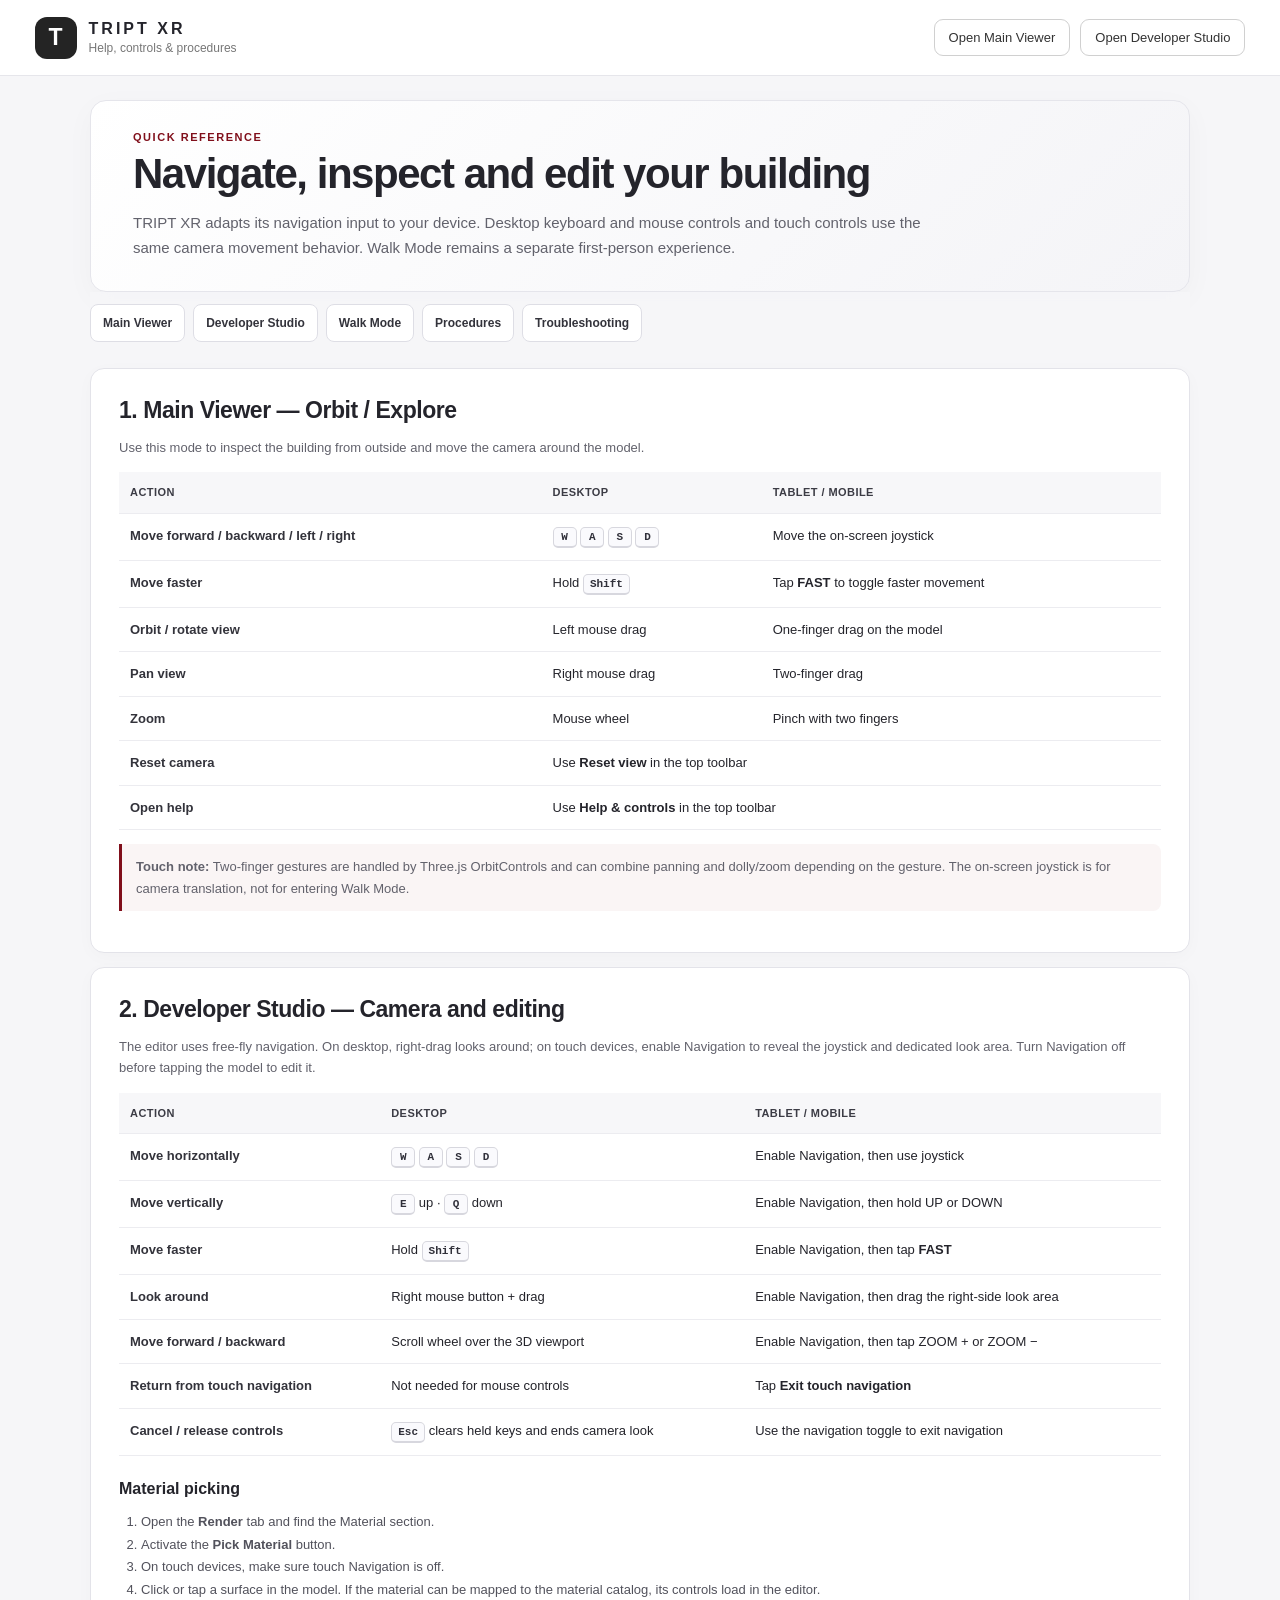
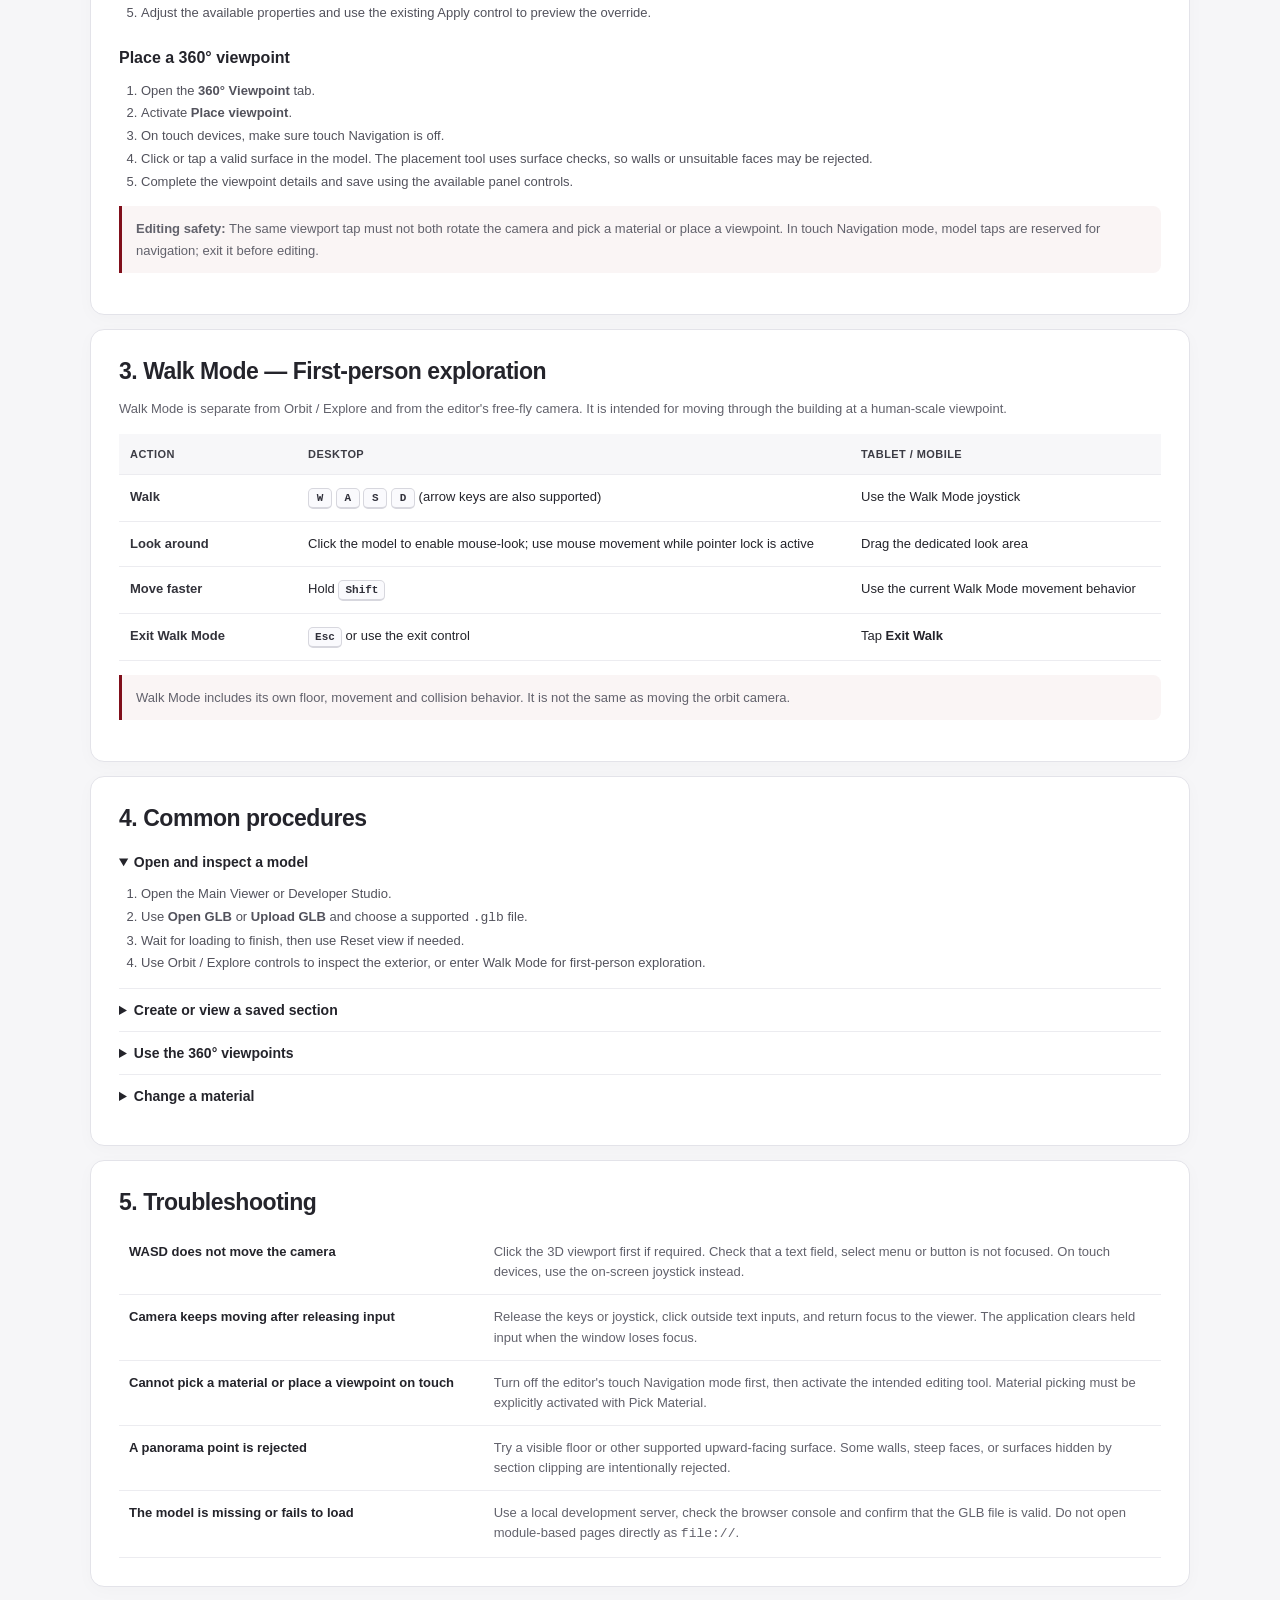
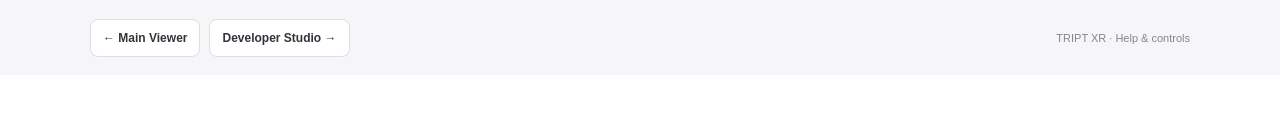
<file: help.html>
<!doctype html>
<html lang="en">
<head>
  <meta charset="utf-8">
  <meta name="viewport" content="width=device-width, initial-scale=1">
  <title>TRIPT XR — Help & Controls</title>
  <link rel="stylesheet" href="./css/styles.css">
  <link rel="stylesheet" href="./css/help.css">
</head>
<body class="help-page">
  <header class="topbar help-topbar">
    <div class="brand"><div class="brand-mark">T</div><div><div class="brand-name">TRIPT XR</div><div class="brand-subtitle">Help, controls & procedures</div></div></div>
    <div class="top-actions"><a class="help-link" href="./index.html">Open Main Viewer</a><a class="help-link" href="./editor.html">Open Developer Studio</a></div>
  </header>
  <main class="help-main">
    <section class="help-hero">
      <p class="help-eyebrow">QUICK REFERENCE</p>
      <h1>Navigate, inspect and edit your building</h1>
      <p>TRIPT XR adapts its navigation input to your device. Desktop keyboard and mouse controls and touch controls use the same camera movement behavior. Walk Mode remains a separate first-person experience.</p>
    </section>

    <nav class="help-jump" aria-label="Help sections">
      <a href="#main-viewer">Main Viewer</a><a href="#developer-studio">Developer Studio</a><a href="#walk-mode">Walk Mode</a><a href="#procedures">Procedures</a><a href="#troubleshooting">Troubleshooting</a>
    </nav>

    <section id="main-viewer" class="help-card">
      <h2>1. Main Viewer — Orbit / Explore</h2>
      <p>Use this mode to inspect the building from outside and move the camera around the model.</p>
      <div class="table-scroll"><table><thead><tr><th>Action</th><th>Desktop</th><th>Tablet / Mobile</th></tr></thead><tbody>
        <tr><td>Move forward / backward / left / right</td><td><kbd>W</kbd> <kbd>A</kbd> <kbd>S</kbd> <kbd>D</kbd></td><td>Move the on-screen joystick</td></tr>
        <tr><td>Move faster</td><td>Hold <kbd>Shift</kbd></td><td>Tap <strong>FAST</strong> to toggle faster movement</td></tr>
        <tr><td>Orbit / rotate view</td><td>Left mouse drag</td><td>One-finger drag on the model</td></tr>
        <tr><td>Pan view</td><td>Right mouse drag</td><td>Two-finger drag</td></tr>
        <tr><td>Zoom</td><td>Mouse wheel</td><td>Pinch with two fingers</td></tr>
        <tr><td>Reset camera</td><td colspan="2">Use <strong>Reset view</strong> in the top toolbar</td></tr>
        <tr><td>Open help</td><td colspan="2">Use <strong>Help &amp; controls</strong> in the top toolbar</td></tr>
      </tbody></table></div>
      <p class="help-note"><strong>Touch note:</strong> Two-finger gestures are handled by Three.js OrbitControls and can combine panning and dolly/zoom depending on the gesture. The on-screen joystick is for camera translation, not for entering Walk Mode.</p>
    </section>

    <section id="developer-studio" class="help-card">
      <h2>2. Developer Studio — Camera and editing</h2>
      <p>The editor uses free-fly navigation. On desktop, right-drag looks around; on touch devices, enable Navigation to reveal the joystick and dedicated look area. Turn Navigation off before tapping the model to edit it.</p>
      <div class="table-scroll"><table><thead><tr><th>Action</th><th>Desktop</th><th>Tablet / Mobile</th></tr></thead><tbody>
        <tr><td>Move horizontally</td><td><kbd>W</kbd> <kbd>A</kbd> <kbd>S</kbd> <kbd>D</kbd></td><td>Enable Navigation, then use joystick</td></tr>
        <tr><td>Move vertically</td><td><kbd>E</kbd> up · <kbd>Q</kbd> down</td><td>Enable Navigation, then hold UP or DOWN</td></tr>
        <tr><td>Move faster</td><td>Hold <kbd>Shift</kbd></td><td>Enable Navigation, then tap <strong>FAST</strong></td></tr>
        <tr><td>Look around</td><td>Right mouse button + drag</td><td>Enable Navigation, then drag the right-side look area</td></tr>
        <tr><td>Move forward / backward</td><td>Scroll wheel over the 3D viewport</td><td>Enable Navigation, then tap ZOOM + or ZOOM −</td></tr>
        <tr><td>Return from touch navigation</td><td>Not needed for mouse controls</td><td>Tap <strong>Exit touch navigation</strong></td></tr>
        <tr><td>Cancel / release controls</td><td><kbd>Esc</kbd> clears held keys and ends camera look</td><td>Use the navigation toggle to exit navigation</td></tr>
      </tbody></table></div>
      <h3>Material picking</h3>
      <ol><li>Open the <strong>Render</strong> tab and find the Material section.</li><li>Activate the <strong>Pick Material</strong> button.</li><li>On touch devices, make sure touch Navigation is off.</li><li>Click or tap a surface in the model. If the material can be mapped to the material catalog, its controls load in the editor.</li><li>Adjust the available properties and use the existing Apply control to preview the override.</li></ol>
      <h3>Place a 360° viewpoint</h3>
      <ol><li>Open the <strong>360° Viewpoint</strong> tab.</li><li>Activate <strong>Place viewpoint</strong>.</li><li>On touch devices, make sure touch Navigation is off.</li><li>Click or tap a valid surface in the model. The placement tool uses surface checks, so walls or unsuitable faces may be rejected.</li><li>Complete the viewpoint details and save using the available panel controls.</li></ol>
      <p class="help-note"><strong>Editing safety:</strong> The same viewport tap must not both rotate the camera and pick a material or place a viewpoint. In touch Navigation mode, model taps are reserved for navigation; exit it before editing.</p>
    </section>

    <section id="walk-mode" class="help-card">
      <h2>3. Walk Mode — First-person exploration</h2>
      <p>Walk Mode is separate from Orbit / Explore and from the editor's free-fly camera. It is intended for moving through the building at a human-scale viewpoint.</p>
      <div class="table-scroll"><table><thead><tr><th>Action</th><th>Desktop</th><th>Tablet / Mobile</th></tr></thead><tbody>
        <tr><td>Walk</td><td><kbd>W</kbd> <kbd>A</kbd> <kbd>S</kbd> <kbd>D</kbd> (arrow keys are also supported)</td><td>Use the Walk Mode joystick</td></tr>
        <tr><td>Look around</td><td>Click the model to enable mouse-look; use mouse movement while pointer lock is active</td><td>Drag the dedicated look area</td></tr>
        <tr><td>Move faster</td><td>Hold <kbd>Shift</kbd></td><td>Use the current Walk Mode movement behavior</td></tr>
        <tr><td>Exit Walk Mode</td><td><kbd>Esc</kbd> or use the exit control</td><td>Tap <strong>Exit Walk</strong></td></tr>
      </tbody></table></div>
      <p class="help-note">Walk Mode includes its own floor, movement and collision behavior. It is not the same as moving the orbit camera.</p>
    </section>

    <section id="procedures" class="help-card">
      <h2>4. Common procedures</h2>
      <details open><summary>Open and inspect a model</summary><ol><li>Open the Main Viewer or Developer Studio.</li><li>Use <strong>Open GLB</strong> or <strong>Upload GLB</strong> and choose a supported <code>.glb</code> file.</li><li>Wait for loading to finish, then use Reset view if needed.</li><li>Use Orbit / Explore controls to inspect the exterior, or enter Walk Mode for first-person exploration.</li></ol></details>
      <details><summary>Create or view a saved section</summary><ol><li>In Developer Studio, open Section Tool.</li><li>Choose a cut axis and visible side, then adjust the cut position.</li><li>Preview the section and save it with a descriptive name. Exposed cut surfaces are filled black for architectural section readability.</li><li>In the Main Viewer, use the Section selector to load a saved section or Clear section to remove both clipping and the black cut fill.</li></ol></details>
      <details><summary>Use the 360° viewpoints</summary><ol><li>In Developer Studio, open 360° Viewpoint and place viewpoints on valid model surfaces.</li><li>Save the viewpoint data using the available controls.</li><li>In the Main Viewer, open 360° Views and select a viewpoint to enter the panorama.</li><li>Use the panorama viewer's on-screen back control to return to the model.</li></ol></details>
      <details><summary>Change a material</summary><ol><li>Open Developer Studio and load a model.</li><li>Open Render and activate Pick Material.</li><li>Select a surface in the viewport.</li><li>Change supported material settings, then apply the override.</li><li>Use the existing reset option to remove the selected override if required.</li></ol></details>
    </section>

    <section id="troubleshooting" class="help-card">
      <h2>5. Troubleshooting</h2>
      <dl class="troubleshooting-list">
        <dt>WASD does not move the camera</dt><dd>Click the 3D viewport first if required. Check that a text field, select menu or button is not focused. On touch devices, use the on-screen joystick instead.</dd>
        <dt>Camera keeps moving after releasing input</dt><dd>Release the keys or joystick, click outside text inputs, and return focus to the viewer. The application clears held input when the window loses focus.</dd>
        <dt>Cannot pick a material or place a viewpoint on touch</dt><dd>Turn off the editor's touch Navigation mode first, then activate the intended editing tool. Material picking must be explicitly activated with Pick Material.</dd>
        <dt>A panorama point is rejected</dt><dd>Try a visible floor or other supported upward-facing surface. Some walls, steep faces, or surfaces hidden by section clipping are intentionally rejected.</dd>
        <dt>The model is missing or fails to load</dt><dd>Use a local development server, check the browser console and confirm that the GLB file is valid. Do not open module-based pages directly as <code>file://</code>.</dd>
      </dl>
    </section>
    <footer class="help-footer"><a href="./index.html">← Main Viewer</a><a href="./editor.html">Developer Studio →</a><span>TRIPT XR · Help &amp; controls</span></footer>
  </main>
</body>
</html>
</file>
<file: css/styles.css>
* { box-sizing: border-box; }
:root {
  color-scheme: light;
  font-family: Inter, "Segoe UI", Arial, sans-serif;
  color: #242424;
  background: #fff;
}
html, body { width: 100%; min-height: 100%; margin: 0; }
body { min-height: 100vh; background: #fff; }
.topbar {
  min-height: 76px; padding: 12px 2.7%; display: flex; align-items: center;
  justify-content: space-between; gap: 20px; background: #fff;
}
.brand { display: flex; align-items: center; gap: 12px; }
.brand-mark {
  width: 42px; height: 42px; display: grid; place-items: center;
  border-radius: 12px; color: white; background: #242424; font-weight: 800; font-size: 23px;
}
.brand-name { font-size: 16px; letter-spacing: 3px; font-weight: 800; }
.brand-subtitle { margin-top: 3px; color: #777; font-size: 12px; }
.top-actions { display: flex; align-items: center; gap: 10px; }
button, .file-button {
  border: 1px solid #d0d0d0; border-radius: 9px; background: #fff; color: #222;
  padding: 10px 14px; font: inherit; font-size: 14px; cursor: pointer;
}
button:hover, .file-button:hover { background: #f5f5f5; }
#model-file { display: none; }
.page { padding: 0 2.7% 14px; }
.viewer-shell { border: 1px solid #d8d8d8; border-radius: 9px; overflow: hidden; background: #fff; box-shadow: 0 5px 20px #00000008; }
.viewer { width: 100%; height: min(78vh, 900px); min-height: 430px; position: relative; background: #fff; overflow: hidden; }
.viewer canvas { width: 100%; height: 100%; display: block; outline: none; }
.viewer-hint {
  position: absolute; z-index: 2; left: 12px; top: 12px; pointer-events: none;
  border: 1px solid #ddd; border-radius: 6px; padding: 8px 11px; background: #ffffffed;
  color: #666; font-size: 12px;
}
.status-panel {
  position: absolute; z-index: 3; top: 50%; left: 50%; transform: translate(-50%, -50%);
  padding: 12px 16px; border: 1px solid #ddd; border-radius: 8px; background: #fffffff2;
  color: #444; font-size: 13px; box-shadow: 0 4px 20px #0000000d; max-width: min(85%, 520px);
}
.error { color: #8b1d1d; border-color: #e8bcbc; white-space: pre-wrap; }
.hidden { display: none; }
.viewer-footer {
  min-height: 36px; border-top: 1px solid #e1e1e1; padding: 9px 14px;
  display: flex; flex-wrap: wrap; gap: 8px 18px; align-items: center;
  color: #666; font-size: 12px;
}
#model-name { color: #315b8c; }
#model-size { margin-left: auto; }
.page-footer { padding: 17px 2px 0; display: flex; justify-content: space-between; gap: 10px; color: #888; font-size: 11px; }
code { font-family: Consolas, monospace; }
@media (max-width: 650px) {
  .topbar { padding: 12px 4%; align-items: flex-start; }
  .top-actions { gap: 6px; flex-wrap: wrap; justify-content: flex-end; }
  button, .file-button { padding: 9px 10px; font-size: 12px; }
  .page { padding: 0 3% 12px; }
  .viewer { height: 68vh; min-height: 360px; }
  .viewer-hint { max-width: 85%; line-height: 1.5; }
  .page-footer { flex-direction: column; }
  #model-size { margin-left: 0; }
}

/* Saved section-scene controls in the main viewer toolbar. */
.section-select-label {
  color: #666;
  font-size: 12px;
  white-space: nowrap;
}
#section-scene-select {
  max-width: 220px;
  min-width: 160px;
  border: 1px solid #d0d0d0;
  border-radius: 9px;
  background: #fff;
  color: #222;
  padding: 10px 12px;
  font: inherit;
  font-size: 13px;
}
.section-status {
  color: #666;
  font-size: 11px;
  max-width: 180px;
}
@media (max-width: 850px) {
  .topbar { flex-wrap: wrap; }
  .top-actions { flex-wrap: wrap; }
  #section-scene-select { max-width: 180px; min-width: 130px; }
  .section-status { max-width: 100%; }
}


/* Walk Mode controls and touch overlays. */
#walk-mode-toggle[aria-pressed="true"] { color: #fff; background: #242424; border-color: #242424; }
.walk-status {
  position: absolute; z-index: 5; left: 50%; top: 58px; transform: translateX(-50%);
  max-width: min(92%, 560px); padding: 9px 12px; border: 1px solid #d6d6d6;
  border-radius: 8px; background: #fffffff2; color: #333; font-size: 12px;
  line-height: 1.45; text-align: center; pointer-events: none;
}
.walk-controls { position: absolute; z-index: 6; inset: 0; pointer-events: none; }
.walk-joystick {
  position: absolute; left: max(20px, env(safe-area-inset-left)); bottom: max(22px, env(safe-area-inset-bottom));
  width: 124px; height: 124px; border: 2px solid #ffffffa8; border-radius: 50%;
  background: #22222235; box-shadow: inset 0 0 0 1px #0000001c; pointer-events: auto; touch-action: none;
}
.walk-joystick-knob {
  position: absolute; left: 50%; top: 50%; width: 48px; height: 48px; transform: translate(-50%, -50%);
  border: 1px solid #ffffffc9; border-radius: 50%; background: #ffffffa8; pointer-events: none;
}
.walk-look-area {
  position: absolute; right: 0; top: 18%; bottom: 0; width: 48%; display: flex; align-items: center;
  justify-content: center; color: #ffffffb0; font-size: 12px; text-shadow: 0 1px 3px #000;
  pointer-events: auto; touch-action: none; user-select: none;
}
.walk-exit { position: absolute; right: 14px; top: 14px; pointer-events: auto; background: #fffffff0; }
.walk-controls.hidden, .walk-status.hidden { display: none; }
@media (pointer: fine) {
  .walk-joystick, .walk-look-area { display: none; }
}
@media (max-width: 650px) {
  .walk-status { top: 54px; font-size: 11px; }
  .walk-joystick { width: 112px; height: 112px; }
  .walk-joystick-knob { width: 44px; height: 44px; }
}


/* Context menu used to enter a selected floor space from Section View. */
.section-space-menu {
  position: absolute; z-index: 10; width: 180px; padding: 6px; display: flex; flex-direction: column; gap: 4px;
  border: 1px solid #d4d4d4; border-radius: 10px; background: #fffffff5; box-shadow: 0 8px 28px #00000020;
}
.section-space-menu button { width: 100%; text-align: left; border: 0; border-radius: 6px; padding: 10px; font-size: 13px; }
.section-space-menu button:first-child { background: #242424; color: #fff; }
.section-space-menu button:first-child:hover { background: #444; }
.section-space-menu.hidden { display: none; }


/* Immersive panorama controls are scoped to the viewer so the surrounding application stays intact. */
.panorama-overlay { position: absolute; z-index: 8; inset: 0; overflow: hidden; background: #111; color: #fff; pointer-events: auto; }
.panorama-overlay.hidden { display: none; }
.panorama-pannellum { position: absolute; inset: 0; width: 100%; height: 100%; background: #111; }
.panorama-pannellum .pnlm-container { width: 100% !important; height: 100% !important; }
.panorama-topbar { position: absolute; z-index: 20; inset: 12px 12px auto 12px; display: flex; align-items: center; justify-content: space-between; gap: 12px; pointer-events: none; }
.panorama-title { padding: 9px 12px; border-radius: 8px; background: #111c; font-size: 13px; }
.panorama-back { pointer-events: auto; color: #222; background: #fffffff0; border-color: #fff; }
.panorama-hint { position: absolute; z-index: 15; bottom: 14px; left: 50%; transform: translateX(-50%); padding: 8px 12px; border-radius: 7px; background: #111b; color: #fff; font-size: 12px; white-space: nowrap; pointer-events: none; }
.panorama-error { position: absolute; z-index: 25; left: 50%; top: 50%; transform: translate(-50%, -50%); max-width: 80%; padding: 12px 16px; border-radius: 8px; background: #651d1d; color: #fff; font-size: 13px; text-align: center; }
.panorama-error.hidden { display: none; }
@media (max-width: 650px) { .panorama-hint { max-width: 90%; white-space: normal; text-align: center; } }


/* Persistent panorama access for desktop, touchscreen laptops, tablets, and phones. */
#panorama-views-toggle { white-space: nowrap; }
.panorama-views-panel { position: absolute; z-index: 7; top: 14px; right: 14px; width: min(310px, calc(100% - 28px)); max-height: min(70%, 440px); overflow: hidden; border: 1px solid #d8d8d8; border-radius: 12px; background: #fffffff5; color: #242424; box-shadow: 0 8px 28px #00000025; }
.panorama-views-panel.hidden { display: none; }
.panorama-views-heading { display: flex; align-items: center; justify-content: space-between; gap: 10px; padding: 10px 12px; border-bottom: 1px solid #e5e5e5; }
.panorama-views-heading button { padding: 4px 10px; font-size: 20px; line-height: 1.2; }
.panorama-views-list { padding: 8px; max-height: 350px; overflow-y: auto; }
.panorama-views-list p { margin: 8px; color: #666; font-size: 13px; }
.panorama-view-item { display: block; width: 100%; margin: 4px 0; padding: 12px; text-align: left; border-radius: 8px; min-height: 44px; }
.panorama-view-item:focus-visible, #panorama-views-toggle:focus-visible { outline: 3px solid #477fce; outline-offset: 2px; }
@media (max-width: 650px) { .panorama-views-panel { top: 66px; right: 8px; width: min(300px, calc(100% - 16px)); max-height: 62%; } #panorama-views-toggle { padding: 10px 11px; } }


/* Help link is available from both main viewer and Developer Studio. */
.help-link { display:inline-flex; align-items:center; justify-content:center; color:#333; text-decoration:none; border:1px solid #d0d0d0; border-radius:9px; padding:10px 14px; font-size:13px; white-space:nowrap; background:#fff; }
.help-link:hover { background:#f5f5f5; }

/* Hybrid Orbit Mode joystick: the same ground-plane movement as desktop WASD. */
.orbit-move-controls.hidden { display:none; }
.orbit-move-controls { position:absolute; z-index:6; left:max(16px, env(safe-area-inset-left)); bottom:max(18px, env(safe-area-inset-bottom)); display:none; flex-direction:column; align-items:center; gap:8px; pointer-events:none; user-select:none; }
.orbit-joystick { position:relative; width:124px; height:124px; border:2px solid #ffffffb8; border-radius:50%; background:#22222242; box-shadow:inset 0 0 0 1px #0000001c; pointer-events:auto; touch-action:none; -webkit-user-select:none; user-select:none; }
.orbit-joystick-knob { position:absolute; left:50%; top:50%; width:48px; height:48px; transform:translate(-50%,-50%); border:1px solid #ffffffd9; border-radius:50%; background:#ffffffb8; pointer-events:none; }
.orbit-move-controls #orbit-move-fast { min-width:68px; min-height:34px; padding:6px 12px; border-color:#ffffffb8; background:#22222266; color:#fff; font-size:11px; font-weight:800; letter-spacing:.5px; pointer-events:auto; touch-action:manipulation; }
.orbit-move-controls #orbit-move-fast[aria-pressed="true"] { background:#242424e8; border-color:#fff; }
@media (pointer:coarse) { .orbit-move-controls { display:flex; } }
@media (max-width:650px) { .orbit-joystick { width:108px; height:108px; } .orbit-joystick-knob { width:42px; height:42px; } .orbit-move-controls { left:10px; bottom:12px; } .top-actions .help-link { padding:9px 10px; font-size:12px; } }
</file>
<file: css/help.css>
.help-page { background:#f6f6f8; color:#24242b; }
.help-topbar { border-bottom:1px solid #e6e6eb; }
.help-main { width:min(1100px, 94%); margin:24px auto 50px; }
.help-hero { padding:30px clamp(18px, 4vw, 42px); border:1px solid #e5e5eb; border-radius:16px; background:linear-gradient(135deg,#fff,#f4f4f7); box-shadow:0 8px 30px #11111108; }
.help-eyebrow { margin:0 0 8px; color:#800f1b; font-size:11px; font-weight:850; letter-spacing:.14em; }
.help-hero h1 { max-width:760px; margin:0; font-size:clamp(28px,4vw,42px); line-height:1.1; letter-spacing:-.035em; }
.help-hero p:last-child { max-width:800px; margin:14px 0 0; color:#62626c; font-size:15px; line-height:1.65; }
.help-jump { position:sticky; z-index:10; top:0; display:flex; flex-wrap:wrap; gap:8px; padding:12px 0; background:#f6f6f8ed; backdrop-filter:blur(10px); }
.help-jump a,.help-footer a { display:inline-flex; align-items:center; min-height:38px; padding:8px 12px; border:1px solid #dedee5; border-radius:8px; background:#fff; color:#33333b; text-decoration:none; font-size:12px; font-weight:700; }
.help-jump a:hover,.help-footer a:hover { border-color:#800f1b; }
.help-card { margin:14px 0; padding:clamp(18px,3vw,28px); border:1px solid #e3e3e9; border-radius:14px; background:#fff; box-shadow:0 4px 18px #11111106; scroll-margin-top:80px; }
.help-card h2 { margin:0 0 9px; font-size:23px; letter-spacing:-.02em; }
.help-card h3 { margin:24px 0 8px; font-size:16px; }
.help-card p { color:#62626c; font-size:13px; line-height:1.65; }
.table-scroll { overflow-x:auto; margin:14px 0; }
.help-card table { width:100%; border-collapse:collapse; min-width:600px; font-size:13px; }
.help-card th,.help-card td { padding:12px 11px; border-bottom:1px solid #ececf0; text-align:left; vertical-align:top; line-height:1.5; }
.help-card th { background:#f7f7f9; color:#3c3c45; font-size:11px; letter-spacing:.04em; text-transform:uppercase; }
.help-card td:first-child { min-width:170px; font-weight:700; color:#33333b; }
.help-card kbd { display:inline-block; min-width:24px; padding:3px 6px; border:1px solid #d7d7de; border-bottom-width:2px; border-radius:5px; background:#fafafd; color:#30303a; font:700 11px Consolas,monospace; text-align:center; }
.help-note { padding:12px 14px; border-left:3px solid #800f1b; border-radius:0 8px 8px 0; background:#faf5f5; }
.help-card ol { padding-left:22px; color:#52525c; font-size:13px; line-height:1.75; }
.help-card details { padding:13px 0; border-bottom:1px solid #ececf0; }
.help-card details:last-child { border-bottom:0; }
.help-card summary { cursor:pointer; font-size:14px; font-weight:750; }
.help-card details ol { margin-bottom:0; }
.troubleshooting-list { display:grid; grid-template-columns:minmax(180px,.7fr) minmax(0,1.3fr); gap:0; margin:14px 0 0; font-size:13px; }
.troubleshooting-list dt,.troubleshooting-list dd { margin:0; padding:12px 10px; border-bottom:1px solid #ececf0; line-height:1.55; }
.troubleshooting-list dt { font-weight:750; }
.troubleshooting-list dd { color:#62626c; }
.help-footer { display:flex; flex-wrap:wrap; align-items:center; gap:9px; padding:18px 0; color:#85858f; font-size:11px; }
.help-footer span { margin-left:auto; }
@media(max-width:650px) { .help-main { width:94%; margin-top:12px; } .help-topbar { align-items:flex-start; flex-wrap:wrap; } .help-topbar .top-actions { flex-wrap:wrap; } .help-hero { padding:22px 18px; } .help-hero p:last-child { font-size:13px; } .help-jump { position:static; } .help-card { padding:17px 14px; } .troubleshooting-list { grid-template-columns:1fr; } .troubleshooting-list dt { padding-bottom:4px; border-bottom:0; } .troubleshooting-list dd { padding-top:4px; } .help-footer span { margin-left:0; width:100%; } }
</file>
